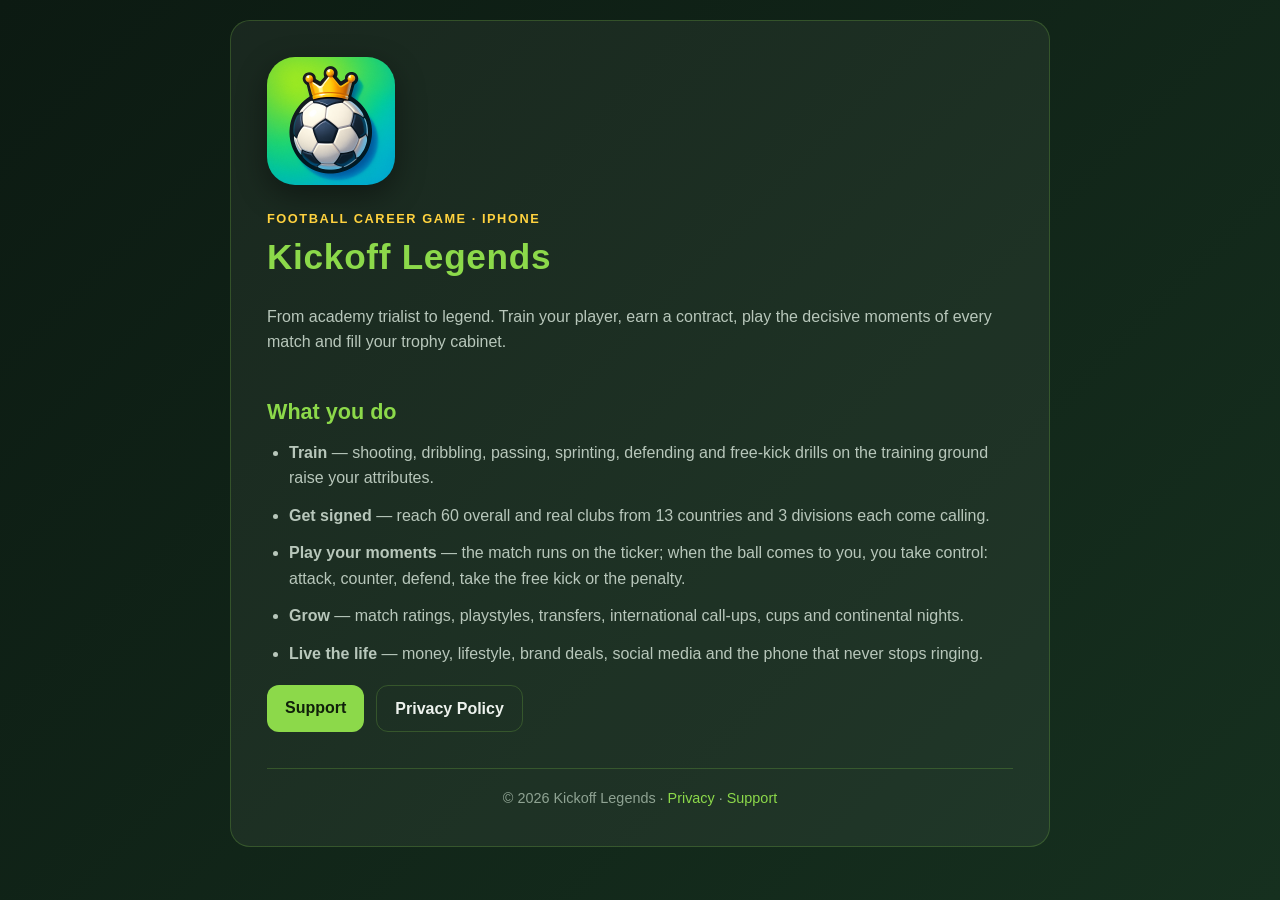
<file: index.html>
<!DOCTYPE html>
<html lang="en"><head><meta charset="UTF-8"><meta name="viewport" content="width=device-width, initial-scale=1.0">
<title>Kickoff Legends</title><meta name="description" content="Kickoff Legends — a cartoon football career game for iPhone. Train, sign for a club, play your moments, win trophies.">
<link rel="icon" href="icon.png"><link rel="stylesheet" href="style.css"></head>
<body><div class="container">
<div class="hero"><img src="icon.png" alt="Kickoff Legends icon"><div><div class="tag">Football career game · iPhone</div><h1>Kickoff Legends</h1><p>From academy trialist to legend. Train your player, earn a contract, play the decisive moments of every match and fill your trophy cabinet.</p></div></div>
<h2>What you do</h2>
<ul>
<li><b>Train</b> — shooting, dribbling, passing, sprinting, defending and free-kick drills on the training ground raise your attributes.</li>
<li><b>Get signed</b> — reach 60 overall and real clubs from 13 countries and 3 divisions each come calling.</li>
<li><b>Play your moments</b> — the match runs on the ticker; when the ball comes to you, you take control: attack, counter, defend, take the free kick or the penalty.</li>
<li><b>Grow</b> — match ratings, playstyles, transfers, international call-ups, cups and continental nights.</li>
<li><b>Live the life</b> — money, lifestyle, brand deals, social media and the phone that never stops ringing.</li>
</ul>
<div class="links"><a class="btn" href="support.html">Support</a><a class="btn ghost" href="privacy.html">Privacy Policy</a></div>
<footer>© 2026 Kickoff Legends · <a href="privacy.html">Privacy</a> · <a href="support.html">Support</a></footer>
</div></body></html>
</file>
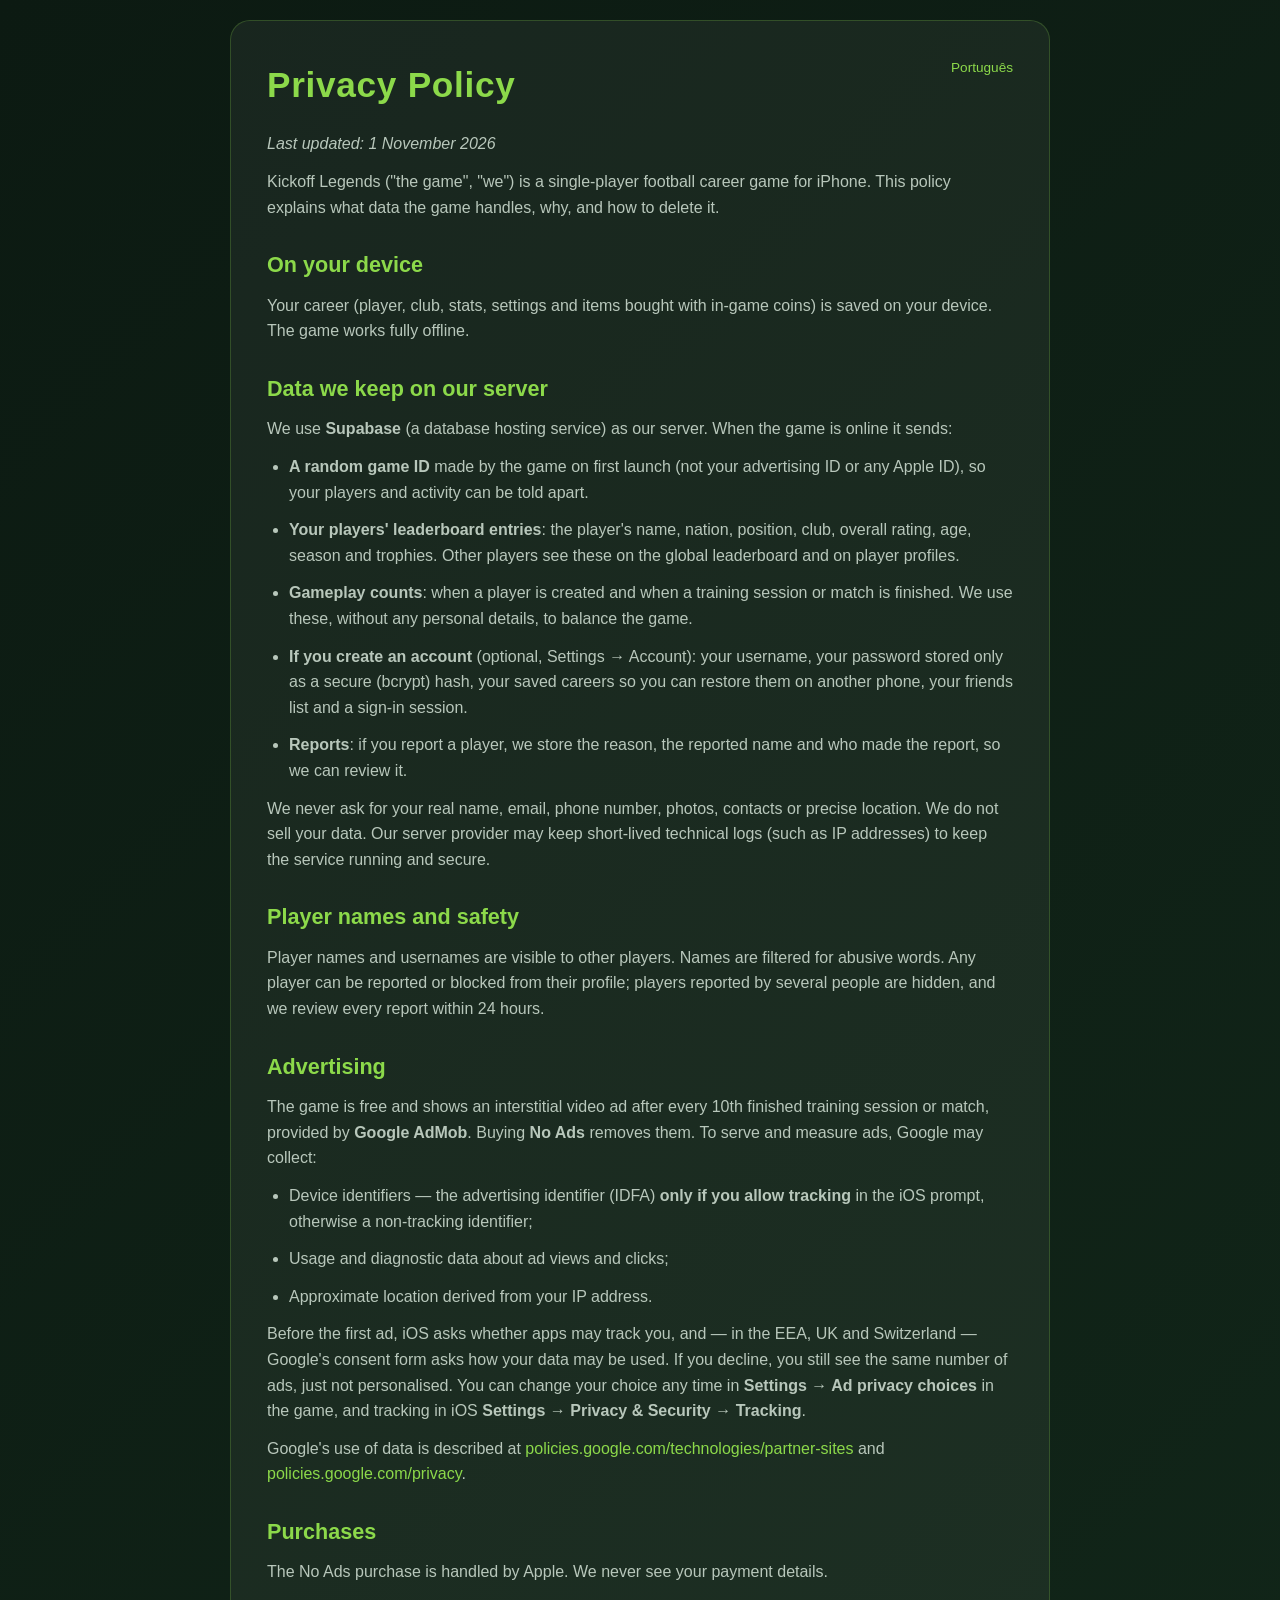
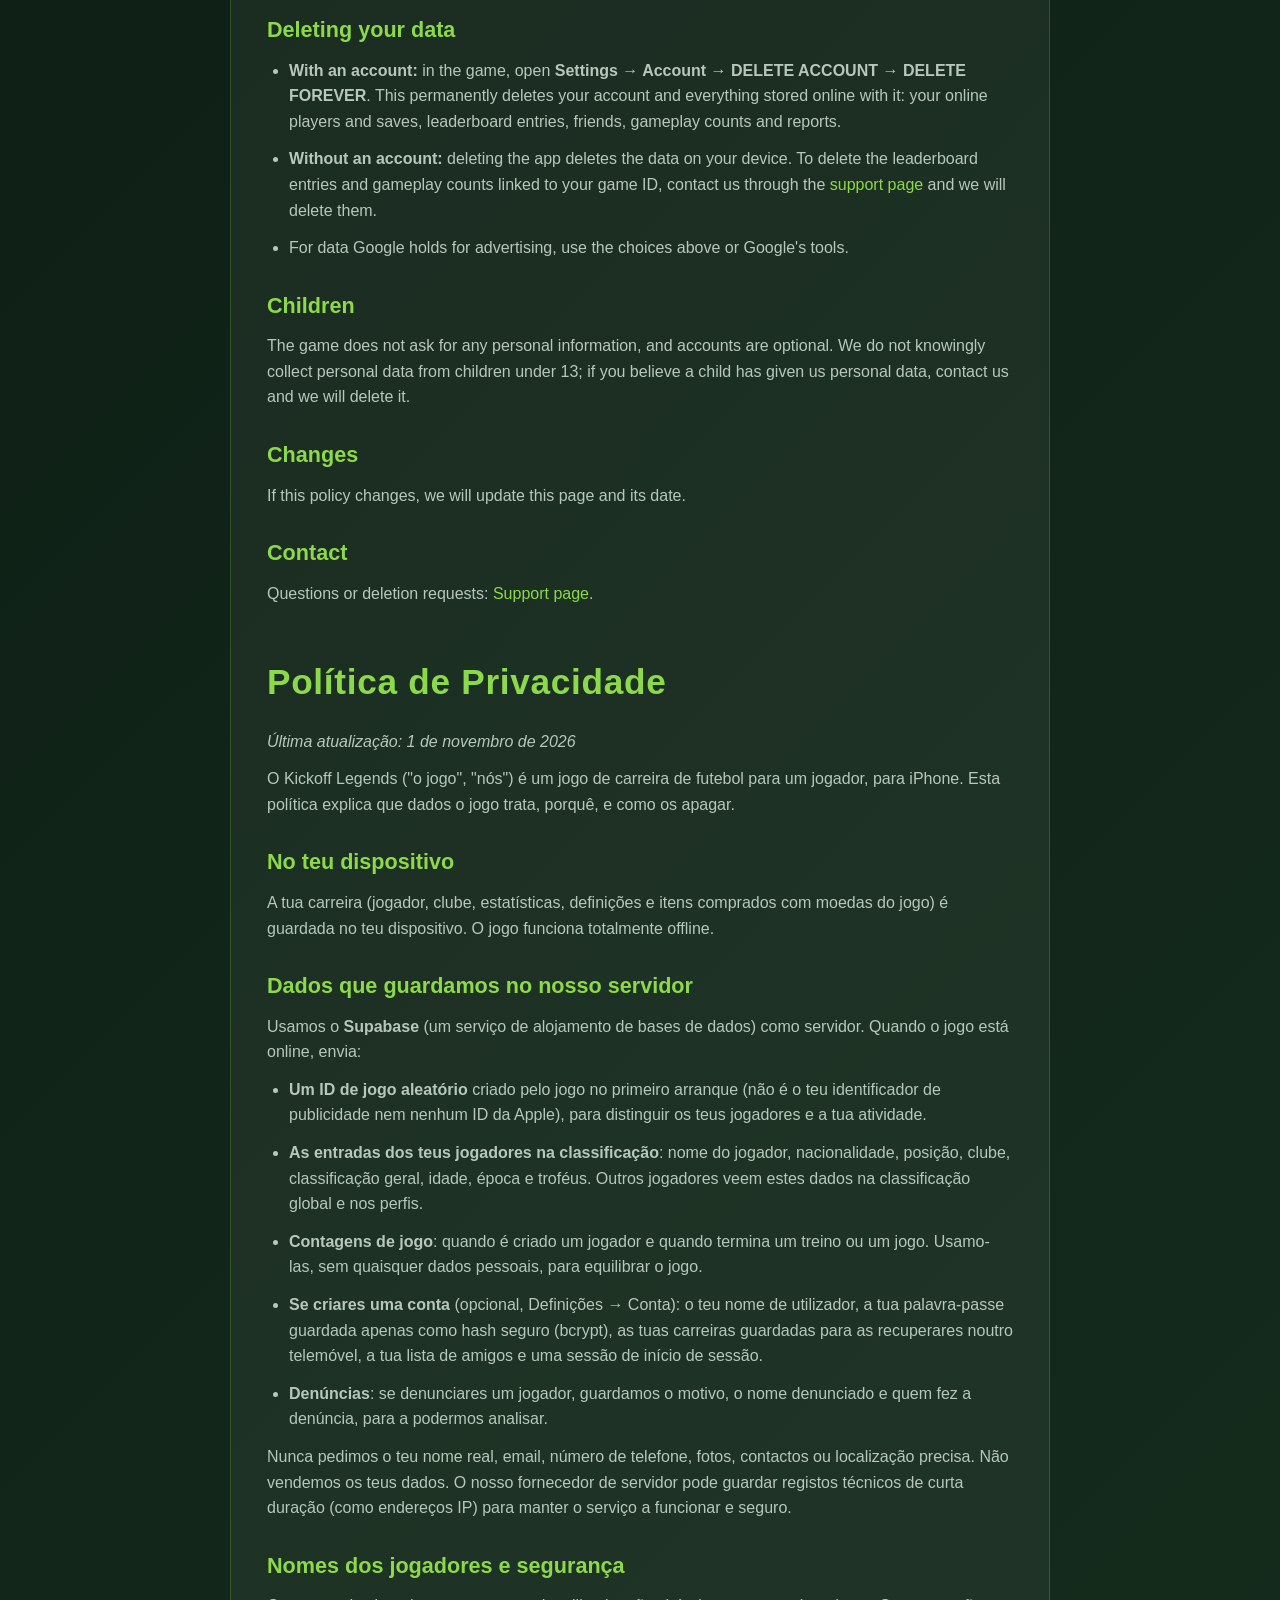
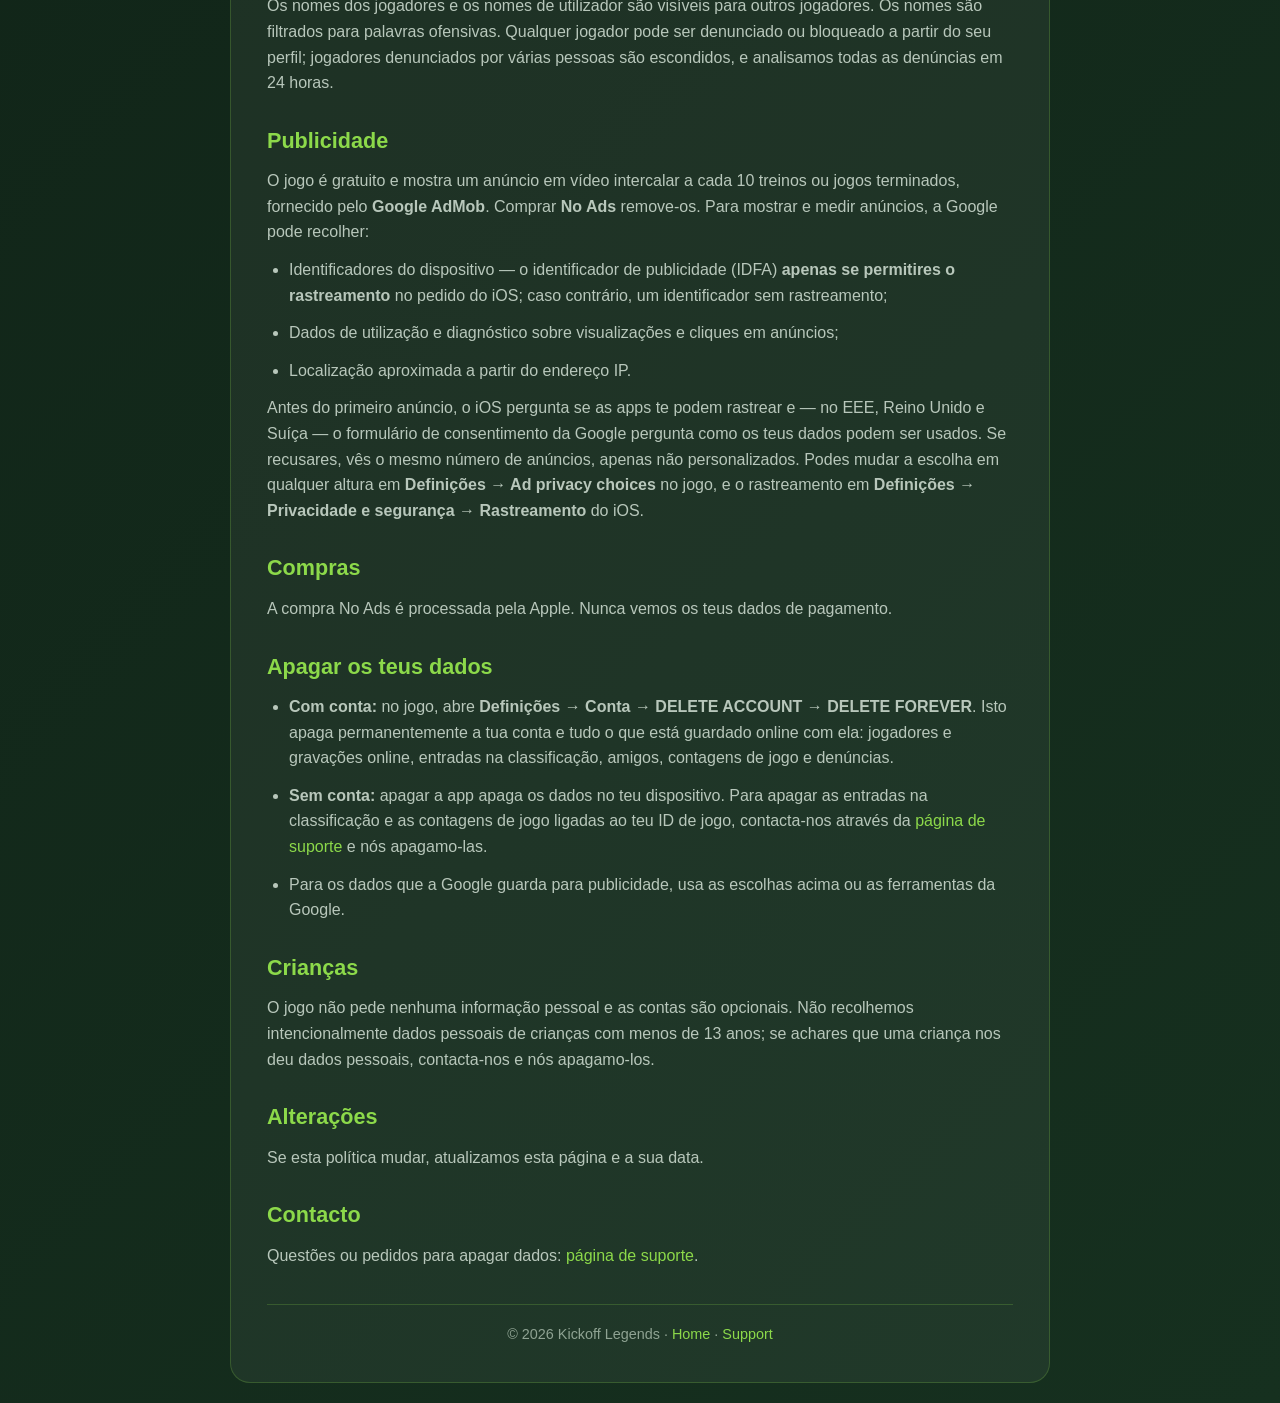
<file: privacy.html>
<!DOCTYPE html>
<html lang="en"><head><meta charset="UTF-8"><meta name="viewport" content="width=device-width, initial-scale=1.0">
<title>Kickoff Legends — Privacy Policy</title><link rel="icon" href="icon.png"><link rel="stylesheet" href="style.css"></head>
<body><div class="container">
<a class="lang" href="#pt">Português</a>
<h1>Privacy Policy</h1>
<p><i>Last updated: 1 November 2026</i></p>
<p>Kickoff Legends ("the game", "we") is a single-player football career game for iPhone. This policy explains what data the game handles, why, and how to delete it.</p>

<h2>On your device</h2>
<p>Your career (player, club, stats, settings and items bought with in-game coins) is saved on your device. The game works fully offline.</p>

<h2>Data we keep on our server</h2>
<p>We use <b>Supabase</b> (a database hosting service) as our server. When the game is online it sends:</p>
<ul>
<li><b>A random game ID</b> made by the game on first launch (not your advertising ID or any Apple ID), so your players and activity can be told apart.</li>
<li><b>Your players' leaderboard entries</b>: the player's name, nation, position, club, overall rating, age, season and trophies. Other players see these on the global leaderboard and on player profiles.</li>
<li><b>Gameplay counts</b>: when a player is created and when a training session or match is finished. We use these, without any personal details, to balance the game.</li>
<li><b>If you create an account</b> (optional, Settings → Account): your username, your password stored only as a secure (bcrypt) hash, your saved careers so you can restore them on another phone, your friends list and a sign-in session.</li>
<li><b>Reports</b>: if you report a player, we store the reason, the reported name and who made the report, so we can review it.</li>
</ul>
<p>We never ask for your real name, email, phone number, photos, contacts or precise location. We do not sell your data. Our server provider may keep short-lived technical logs (such as IP addresses) to keep the service running and secure.</p>

<h2>Player names and safety</h2>
<p>Player names and usernames are visible to other players. Names are filtered for abusive words. Any player can be reported or blocked from their profile; players reported by several people are hidden, and we review every report within 24 hours.</p>

<h2>Advertising</h2>
<p>The game is free and shows an interstitial video ad after every 10th finished training session or match, provided by <b>Google AdMob</b>. Buying <b>No Ads</b> removes them. To serve and measure ads, Google may collect:</p>
<ul><li>Device identifiers — the advertising identifier (IDFA) <b>only if you allow tracking</b> in the iOS prompt, otherwise a non-tracking identifier;</li><li>Usage and diagnostic data about ad views and clicks;</li><li>Approximate location derived from your IP address.</li></ul>
<p>Before the first ad, iOS asks whether apps may track you, and — in the EEA, UK and Switzerland — Google's consent form asks how your data may be used. If you decline, you still see the same number of ads, just not personalised. You can change your choice any time in <b>Settings → Ad privacy choices</b> in the game, and tracking in iOS <b>Settings → Privacy &amp; Security → Tracking</b>.</p>
<p>Google's use of data is described at <a href="https://policies.google.com/technologies/partner-sites">policies.google.com/technologies/partner-sites</a> and <a href="https://policies.google.com/privacy">policies.google.com/privacy</a>.</p>

<h2>Purchases</h2>
<p>The No Ads purchase is handled by Apple. We never see your payment details.</p>

<h2>Deleting your data</h2>
<ul>
<li><b>With an account:</b> in the game, open <b>Settings → Account → DELETE ACCOUNT → DELETE FOREVER</b>. This permanently deletes your account and everything stored online with it: your online players and saves, leaderboard entries, friends, gameplay counts and reports.</li>
<li><b>Without an account:</b> deleting the app deletes the data on your device. To delete the leaderboard entries and gameplay counts linked to your game ID, contact us through the <a href="support.html">support page</a> and we will delete them.</li>
<li>For data Google holds for advertising, use the choices above or Google's tools.</li>
</ul>

<h2>Children</h2>
<p>The game does not ask for any personal information, and accounts are optional. We do not knowingly collect personal data from children under 13; if you believe a child has given us personal data, contact us and we will delete it.</p>

<h2>Changes</h2>
<p>If this policy changes, we will update this page and its date.</p>

<h2>Contact</h2>
<p>Questions or deletion requests: <a href="support.html">Support page</a>.</p>

<h1 id="pt" style="margin-top:48px">Política de Privacidade</h1>
<p><i>Última atualização: 1 de novembro de 2026</i></p>
<p>O Kickoff Legends ("o jogo", "nós") é um jogo de carreira de futebol para um jogador, para iPhone. Esta política explica que dados o jogo trata, porquê, e como os apagar.</p>

<h2>No teu dispositivo</h2>
<p>A tua carreira (jogador, clube, estatísticas, definições e itens comprados com moedas do jogo) é guardada no teu dispositivo. O jogo funciona totalmente offline.</p>

<h2>Dados que guardamos no nosso servidor</h2>
<p>Usamos o <b>Supabase</b> (um serviço de alojamento de bases de dados) como servidor. Quando o jogo está online, envia:</p>
<ul>
<li><b>Um ID de jogo aleatório</b> criado pelo jogo no primeiro arranque (não é o teu identificador de publicidade nem nenhum ID da Apple), para distinguir os teus jogadores e a tua atividade.</li>
<li><b>As entradas dos teus jogadores na classificação</b>: nome do jogador, nacionalidade, posição, clube, classificação geral, idade, época e troféus. Outros jogadores veem estes dados na classificação global e nos perfis.</li>
<li><b>Contagens de jogo</b>: quando é criado um jogador e quando termina um treino ou um jogo. Usamo-las, sem quaisquer dados pessoais, para equilibrar o jogo.</li>
<li><b>Se criares uma conta</b> (opcional, Definições → Conta): o teu nome de utilizador, a tua palavra-passe guardada apenas como hash seguro (bcrypt), as tuas carreiras guardadas para as recuperares noutro telemóvel, a tua lista de amigos e uma sessão de início de sessão.</li>
<li><b>Denúncias</b>: se denunciares um jogador, guardamos o motivo, o nome denunciado e quem fez a denúncia, para a podermos analisar.</li>
</ul>
<p>Nunca pedimos o teu nome real, email, número de telefone, fotos, contactos ou localização precisa. Não vendemos os teus dados. O nosso fornecedor de servidor pode guardar registos técnicos de curta duração (como endereços IP) para manter o serviço a funcionar e seguro.</p>

<h2>Nomes dos jogadores e segurança</h2>
<p>Os nomes dos jogadores e os nomes de utilizador são visíveis para outros jogadores. Os nomes são filtrados para palavras ofensivas. Qualquer jogador pode ser denunciado ou bloqueado a partir do seu perfil; jogadores denunciados por várias pessoas são escondidos, e analisamos todas as denúncias em 24 horas.</p>

<h2>Publicidade</h2>
<p>O jogo é gratuito e mostra um anúncio em vídeo intercalar a cada 10 treinos ou jogos terminados, fornecido pelo <b>Google AdMob</b>. Comprar <b>No Ads</b> remove-os. Para mostrar e medir anúncios, a Google pode recolher:</p>
<ul><li>Identificadores do dispositivo — o identificador de publicidade (IDFA) <b>apenas se permitires o rastreamento</b> no pedido do iOS; caso contrário, um identificador sem rastreamento;</li><li>Dados de utilização e diagnóstico sobre visualizações e cliques em anúncios;</li><li>Localização aproximada a partir do endereço IP.</li></ul>
<p>Antes do primeiro anúncio, o iOS pergunta se as apps te podem rastrear e — no EEE, Reino Unido e Suíça — o formulário de consentimento da Google pergunta como os teus dados podem ser usados. Se recusares, vês o mesmo número de anúncios, apenas não personalizados. Podes mudar a escolha em qualquer altura em <b>Definições → Ad privacy choices</b> no jogo, e o rastreamento em <b>Definições → Privacidade e segurança → Rastreamento</b> do iOS.</p>

<h2>Compras</h2>
<p>A compra No Ads é processada pela Apple. Nunca vemos os teus dados de pagamento.</p>

<h2>Apagar os teus dados</h2>
<ul>
<li><b>Com conta:</b> no jogo, abre <b>Definições → Conta → DELETE ACCOUNT → DELETE FOREVER</b>. Isto apaga permanentemente a tua conta e tudo o que está guardado online com ela: jogadores e gravações online, entradas na classificação, amigos, contagens de jogo e denúncias.</li>
<li><b>Sem conta:</b> apagar a app apaga os dados no teu dispositivo. Para apagar as entradas na classificação e as contagens de jogo ligadas ao teu ID de jogo, contacta-nos através da <a href="support.html">página de suporte</a> e nós apagamo-las.</li>
<li>Para os dados que a Google guarda para publicidade, usa as escolhas acima ou as ferramentas da Google.</li>
</ul>

<h2>Crianças</h2>
<p>O jogo não pede nenhuma informação pessoal e as contas são opcionais. Não recolhemos intencionalmente dados pessoais de crianças com menos de 13 anos; se achares que uma criança nos deu dados pessoais, contacta-nos e nós apagamo-los.</p>

<h2>Alterações</h2>
<p>Se esta política mudar, atualizamos esta página e a sua data.</p>

<h2>Contacto</h2>
<p>Questões ou pedidos para apagar dados: <a href="support.html">página de suporte</a>.</p>
<footer>© 2026 Kickoff Legends · <a href="index.html">Home</a> · <a href="support.html">Support</a></footer>
</div></body></html>
</file>
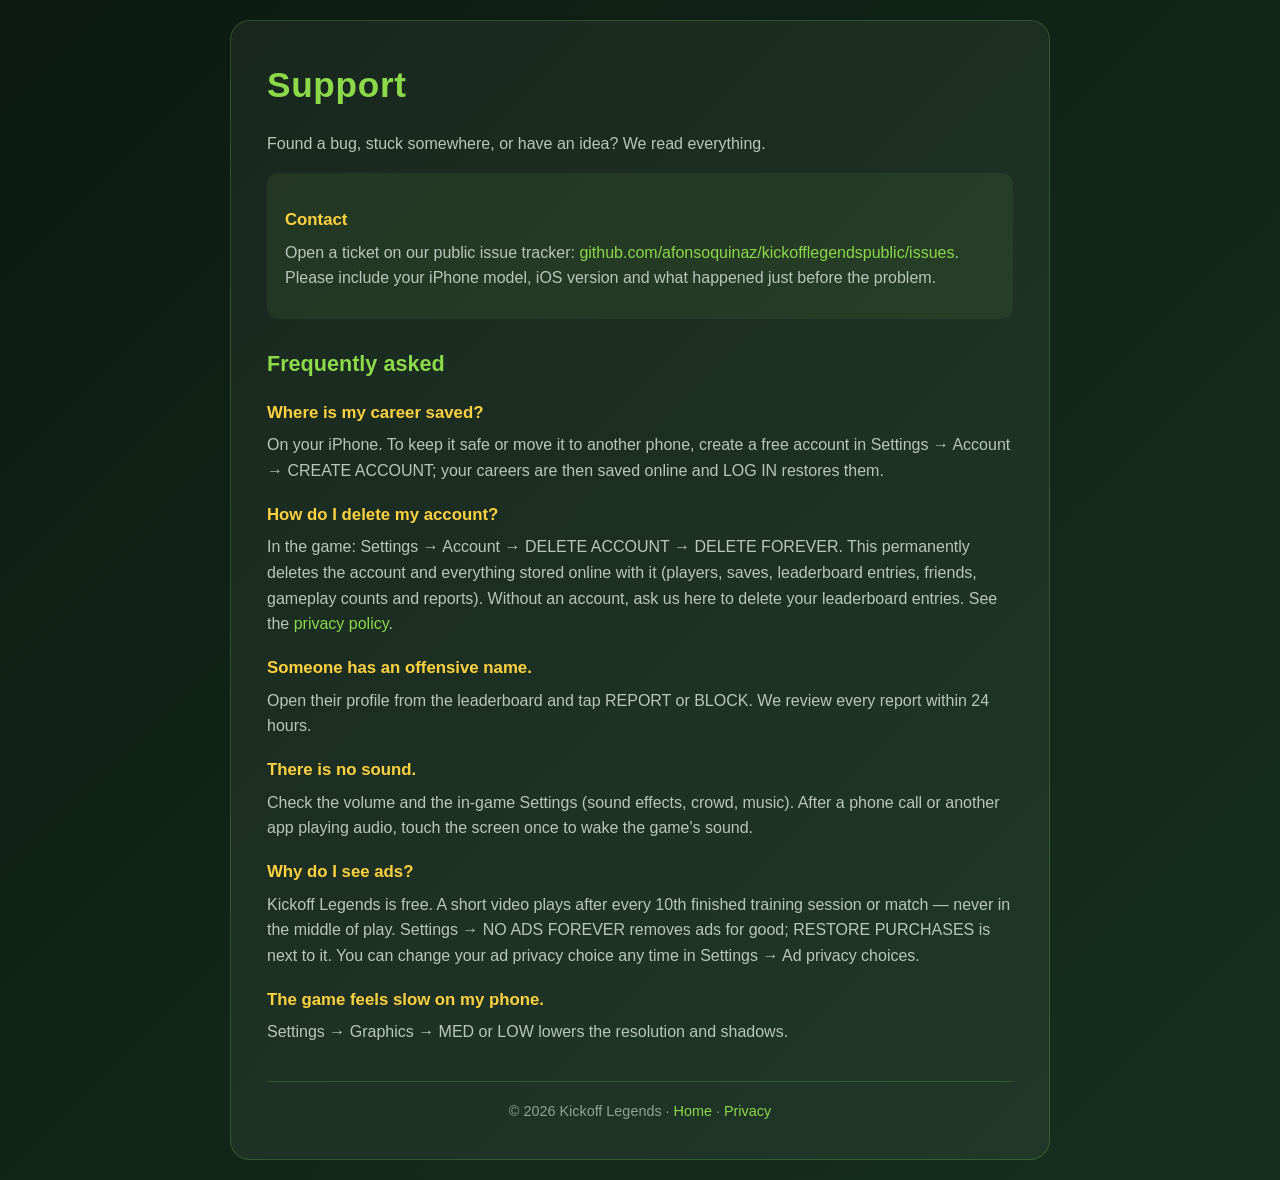
<file: support.html>
<!DOCTYPE html>
<html lang="en"><head><meta charset="UTF-8"><meta name="viewport" content="width=device-width, initial-scale=1.0">
<title>Kickoff Legends — Support</title><link rel="icon" href="icon.png"><link rel="stylesheet" href="style.css"></head>
<body><div class="container">
<h1>Support</h1>
<p>Found a bug, stuck somewhere, or have an idea? We read everything.</p>
<div class="box"><h3>Contact</h3><p>Open a ticket on our public issue tracker: <a href="https://github.com/afonsoquinaz/kickofflegendspublic/issues/new">github.com/afonsoquinaz/kickofflegendspublic/issues</a>. Please include your iPhone model, iOS version and what happened just before the problem.</p></div>
<h2>Frequently asked</h2>
<h3>Where is my career saved?</h3>
<p>On your iPhone. To keep it safe or move it to another phone, create a free account in Settings → Account → CREATE ACCOUNT; your careers are then saved online and LOG IN restores them.</p>
<h3>How do I delete my account?</h3>
<p>In the game: Settings → Account → DELETE ACCOUNT → DELETE FOREVER. This permanently deletes the account and everything stored online with it (players, saves, leaderboard entries, friends, gameplay counts and reports). Without an account, ask us here to delete your leaderboard entries. See the <a href="privacy.html">privacy policy</a>.</p>
<h3>Someone has an offensive name.</h3>
<p>Open their profile from the leaderboard and tap REPORT or BLOCK. We review every report within 24 hours.</p>
<h3>There is no sound.</h3>
<p>Check the volume and the in-game Settings (sound effects, crowd, music). After a phone call or another app playing audio, touch the screen once to wake the game's sound.</p>
<h3>Why do I see ads?</h3>
<p>Kickoff Legends is free. A short video plays after every 10th finished training session or match — never in the middle of play. Settings → NO ADS FOREVER removes ads for good; RESTORE PURCHASES is next to it. You can change your ad privacy choice any time in Settings → Ad privacy choices.</p>
<h3>The game feels slow on my phone.</h3>
<p>Settings → Graphics → MED or LOW lowers the resolution and shadows.</p>
<footer>© 2026 Kickoff Legends · <a href="index.html">Home</a> · <a href="privacy.html">Privacy</a></footer>
</div></body></html>
</file>
<file: style.css>
* { margin: 0; padding: 0; box-sizing: border-box; }
:root { --bg1: #0c1a12; --bg2: #16301f; --ink: #eef3ee; --soft: #b8c7bb; --acc: #8cd94a; --gold: #ffd23f; --card: rgba(255,255,255,.05); --edge: rgba(140,217,74,.22); }
body { font-family: -apple-system, BlinkMacSystemFont, 'Segoe UI', Roboto, Ubuntu, sans-serif; background: linear-gradient(135deg, var(--bg1), var(--bg2)); color: var(--ink); line-height: 1.6; padding: 20px; min-height: 100vh; }
.container { max-width: 820px; margin: 0 auto; background: var(--card); border: 1px solid var(--edge); border-radius: 20px; padding: 36px; }
h1 { color: var(--acc); font-size: 2.2em; letter-spacing: .02em; margin-bottom: 18px; }
h2 { color: var(--acc); font-size: 1.35em; margin: 28px 0 10px; }
h3 { color: var(--gold); font-size: 1.05em; margin: 18px 0 6px; }
p, li { color: var(--soft); margin-bottom: 12px; }
ul { margin-left: 22px; }
a { color: var(--acc); text-decoration: none; } a:hover { text-decoration: underline; }
.hero { display: flex; gap: 24px; align-items: center; flex-wrap: wrap; margin-bottom: 10px; }
.hero img { width: 128px; height: 128px; border-radius: 28px; box-shadow: 0 10px 30px rgba(0,0,0,.4); }
.tag { color: var(--gold); font-weight: 800; letter-spacing: .12em; font-size: .8em; text-transform: uppercase; }
.box { background: rgba(140,217,74,.08); border-radius: 12px; padding: 16px 18px; margin: 16px 0; }
.links { display: flex; gap: 12px; flex-wrap: wrap; margin-top: 18px; }
.btn { display: inline-block; padding: 10px 18px; border-radius: 12px; background: var(--acc); color: #10200a; font-weight: 800; }
.btn.ghost { background: transparent; border: 1px solid var(--edge); color: var(--ink); }
footer { text-align: center; margin-top: 36px; padding-top: 18px; border-top: 1px solid var(--edge); color: #8fa393; font-size: .9em; }
.lang { float: right; font-size: .85em; }
</file>
